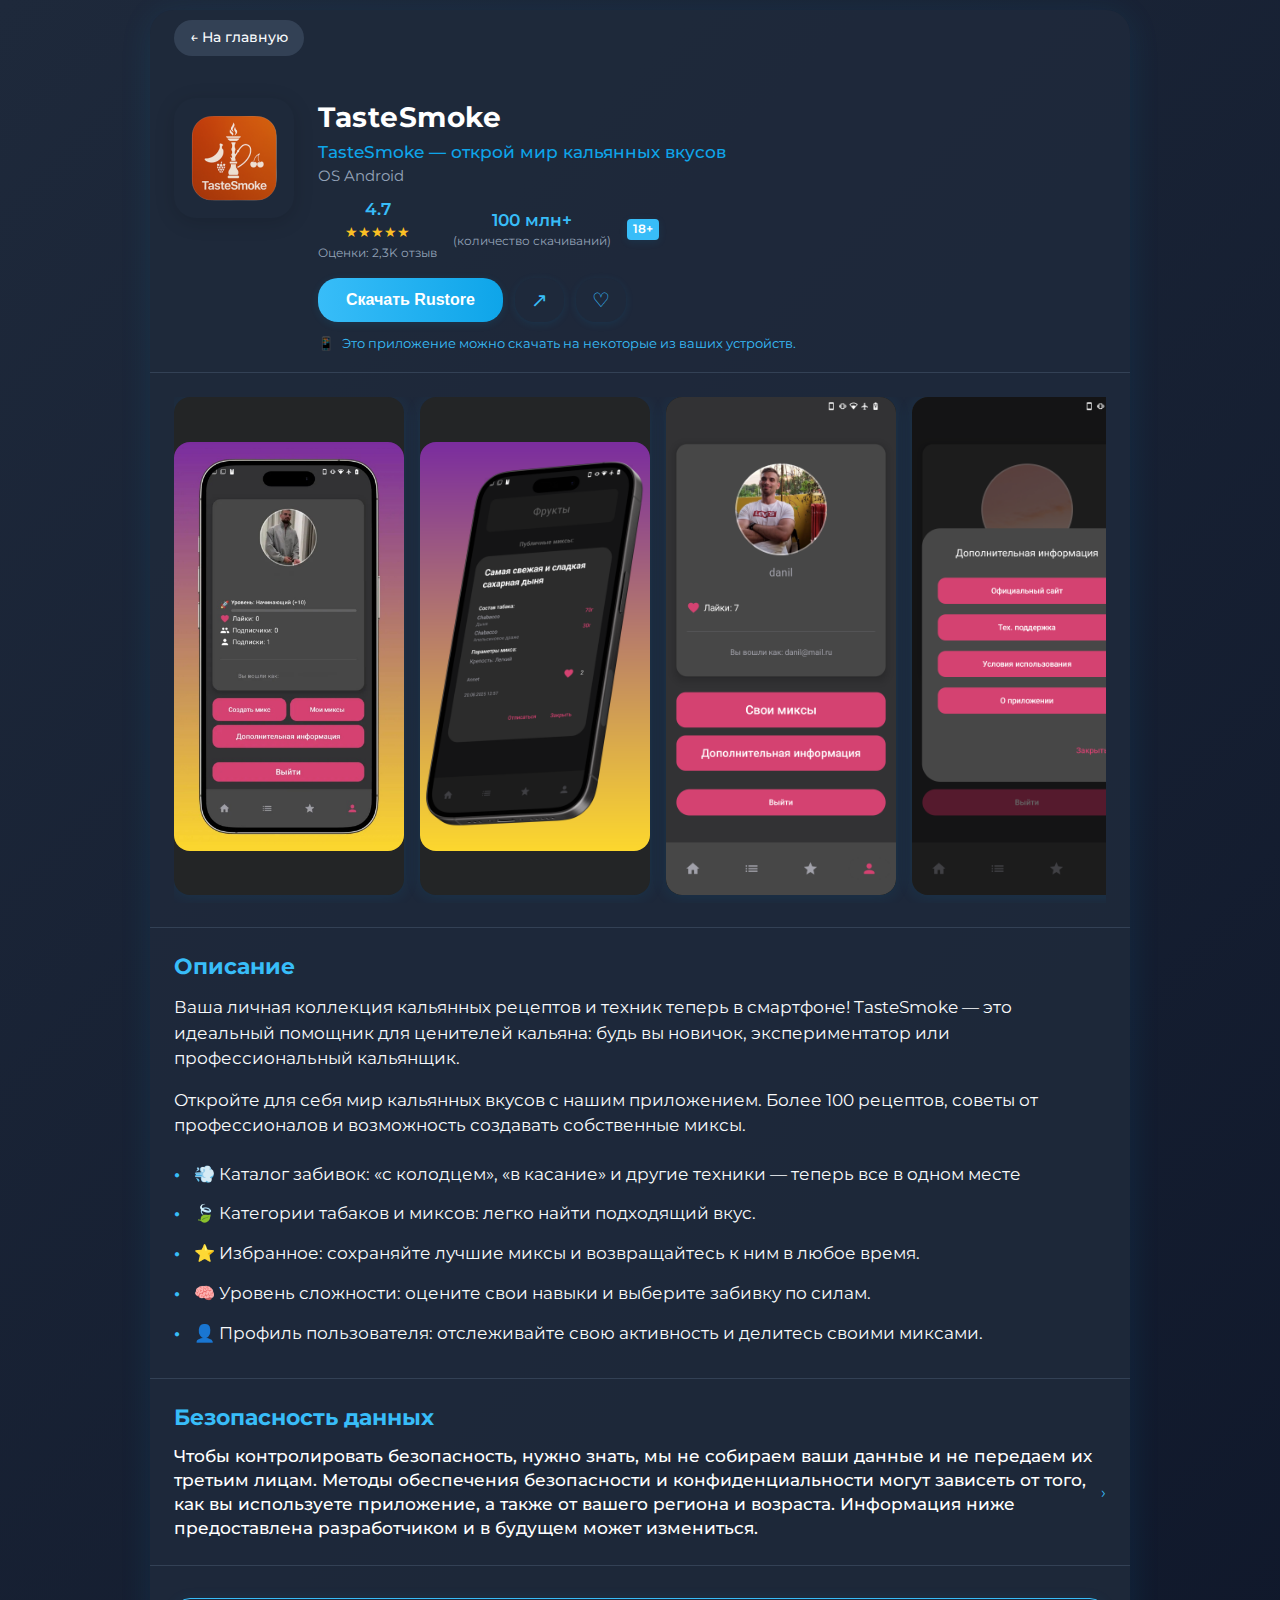
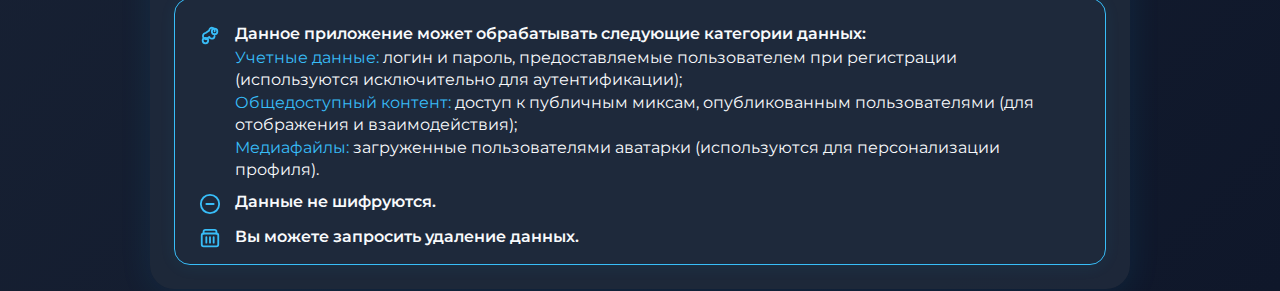
<file: mobile-app.html>
<!DOCTYPE html>
<html lang="ru">
<head>
  <meta charset="UTF-8">
  <meta name="viewport" content="width=device-width, initial-scale=1.0">
  <title>TasteSmoke | App Store</title>
  <link href="https://fonts.googleapis.com/css2?family=Montserrat:wght@400;500;600;700&display=swap" rel="stylesheet">
  <link rel="stylesheet" href="css/mobile-app.css">
  </head>
<body>
  <div class="container">
    <!-- Back to Home Button -->
    <div class="back-to-home">
      <a href="index.html" class="home-button">← На главную</a>
    </div>
    
    <!-- App Header -->
    <div class="app-header">
      <div class="app-icon">
        <img src="img/logo.webp" alt="TasteSmoke Logo" loading="lazy" />
      </div>
      <div class="app-info">
        <h1 class="app-title">TasteSmoke</h1>
        <a href="#" class="app-developer"> TasteSmoke — открой мир кальянных вкусов</a>
        <div class="app-category">OS Android</div>
        
        <div class="app-rating">
          <div class="rating-item">
            <div class="rating-number">4.7</div>
            <div class="rating-stars">★★★★★</div>
            <div class="rating-label">Оценки: 2,3K отзыв</div>
          </div>
          <div class="rating-item">
            <div class="rating-number">100 млн+</div>
            <div class="rating-label">(количество скачиваний)</div>
          </div>
          <div class="rating-item">
            <div class="age-rating">18+</div>
          </div>
        </div>

        <div class="app-actions">
          <button class="btn-install" id="install-btn">Скачать Rustore</button>
          <button class="btn-share">↗</button>
          <button class="btn-wishlist">♡</button>
        </div>

        <div class="install-note">
          <span>📱</span>
          <span>Это приложение можно скачать на некоторые из ваших устройств.</span>
        </div>
      </div>
    </div>

    <!-- Features Preview -->
    <!-- <div class="features-section">
      <div class="features-grid">
        <div class="feature-item">
          <div class="feature-icon">🔥</div>
          <div class="feature-content">
            <h3>Акции кожный день</h3>
            <p>Скидки до 90%</p>
          </div>
        </div>
        <div class="feature-item">
          <div class="feature-icon">🚚</div>
          <div class="feature-content">
            <h3>Быстрая доставка</h3>
            <p>Доставка в день заказа</p>
          </div>
        </div>
        <div class="feature-item">
          <div class="feature-icon">💰</div>
          <div class="feature-content">
            <h3>Большие выгоды при оплате кошельком</h3>
            <p>Кэшбэк и бонусы</p>
          </div>
        </div>
        <div class="feature-item">
          <div class="feature-icon">⭐</div>
          <div class="feature-content">
            <h3>Тысячи реальных отзывов</h3>
            <p>Проверенные покупатели</p>
          </div>
        </div>
      </div>
    </div> -->

  
     <div class="screenshots-section">
      <div class="screenshots">
        <div class="screenshot">

          <img src="img/Screenshot.png" alt="Скриншот 1" loading="lazy" />
        </div>
        <div class="screenshot">
          <img src="img/Screenshot1.png" alt="Скриншот 2" loading="lazy" />
        </div>
        <div class="screenshot">
          <img src="img/Screenshot2.png" alt="Скриншот 3" loading="lazy" />
        </div>
        <div class="screenshot">
          <img src="img/Screenshot3.png" alt="Скриншот 4" loading="lazy" />
        </div>
        <div class="screenshot">
          <img src="img/Screenshot4.png" alt="Скриншот 4" loading="lazy" />

          <!-- <img src="img/test.png" alt="Скриншот 1">
        </div>
        <div class="screenshot">
          <img src="img/test.png" alt="Скриншот 2">
        </div>
        <div class="screenshot">
          <img src="img/test.png" alt="Скриншот 3">
        </div>
        <div class="screenshot">
          <img src="img/test.png" alt="Скриншот 4">
        </div>
        <div class="screenshot">
          <img src="img/test.png" alt="Скриншот 4"> -->

        </div>
      </div>
    </div>

    <!-- Description -->
    <div class="description-section">
      <h2 class="section-title">Описание</h2>
      <p class="description-text">
        Ваша личная коллекция кальянных рецептов и техник теперь в смартфоне! TasteSmoke — это идеальный помощник для ценителей кальяна: будь вы новичок, экспериментатор или профессиональный кальянщик.
      </p>
      <p class="description-text">
        Откройте для себя мир кальянных вкусов с нашим приложением. Более 100 рецептов, советы от профессионалов и возможность создавать собственные миксы.
      </p>
      <ul class="description-list">
        <li>💨 Каталог забивок: «с колодцем», «в касание» и другие техники — теперь все в одном месте</li>
        <li>🍃 Категории табаков и миксов: легко найти подходящий вкус.</li>
        <li>⭐️ Избранное: сохраняйте лучшие миксы и возвращайтесь к ним в любое время.</li>
        <li>🧠 Уровень сложности: оцените свои навыки и выберите забивку по силам.</li>
        <li>👤 Профиль пользователя: отслеживайте свою активность и делитесь своими миксами.</li>
      </ul>
    </div>

    <!-- Developer Info -->
    <div class="developer-section">
      <h2 class="section-title">Безопасность данных</h2>
      <div class="developer-info">
        <a href="#" class="developer-name">Чтобы контролировать безопасность, нужно знать, мы не собираем ваши данные и не передаем их третьим лицам. Методы обеспечения безопасности и конфиденциальности могут зависеть от того, как вы используете приложение, а также от вашего региона и возраста. Информация ниже предоставлена разработчиком и в будущем может измениться.</a>
        <span class="developer-arrow">›</span>
      </div>
    </div>

    <!-- Data Security Banner -->
    <div class="data-banner">
      
      <div class="data-banner-row">
        <span class="data-banner-icon"> 
          <!-- Иконка передачи/обработки данных (share/transfer) -->
          <svg width="22" height="22" fill="none" viewBox="0 0 24 24"><path d="M17 7a3 3 0 1 0-5.83-1.01L7.59 8.53A3 3 0 1 0 8 15.5l3.17-2.54a3.01 3.01 0 0 0 5.83-1.01" stroke="#38bdf8" stroke-width="2" stroke-linecap="round" stroke-linejoin="round"/><circle cx="17" cy="7" r="3" stroke="#38bdf8" stroke-width="2"/><circle cx="7" cy="17" r="3" stroke="#38bdf8" stroke-width="2"/></svg>
        </span>
        <div class="data-banner-content">
          <div class="data-banner-title">Данное приложение может обрабатывать следующие категории данных:</div>
          <span class="data-banner-accent">Учетные данные:</span> логин и пароль, предоставляемые пользователем при регистрации (используются исключительно для аутентификации);<br>
          <span class="data-banner-accent">Общедоступный контент:</span> доступ к публичным миксам, опубликованным пользователями (для отображения и взаимодействия);<br>
          <span class="data-banner-accent">Медиафайлы:</span> загруженные пользователями аватарки (используются для персонализации профиля).</div>

        </div>
      
      <div class="data-banner-row">
        <span class="data-banner-icon"> <svg width="22" height="22" fill="none" viewBox="0 0 24 24"><circle cx="12" cy="12" r="10" stroke="#38bdf8" stroke-width="2"/><path d="M8 12h8" stroke="#38bdf8" stroke-width="2" stroke-linecap="round"/></svg> </span>
        <div class="data-banner-content">
          <div class="data-banner-title">Данные не шифруются.</div>
        </div>
      </div>
      <div class="data-banner-row">
        <span class="data-banner-icon"> 
          <!-- Иконка корзины -->
          <svg width="22" height="22" fill="none" viewBox="0 0 24 24"><rect x="3" y="6" width="18" height="14" rx="2" stroke="#38bdf8" stroke-width="2"/><path d="M8 10v6M12 10v6M16 10v6" stroke="#38bdf8" stroke-width="2" stroke-linecap="round"/><path d="M5 6V4a2 2 0 0 1 2-2h10a2 2 0 0 1 2 2v2" stroke="#38bdf8" stroke-width="2" stroke-linecap="round"/></svg>
        </span>
        <div class="data-banner-content">
          <div class="data-banner-title">Вы можете запросить удаление данных.</div>
        </div>
      </div>
      </div>
      <div class="data-banner-row">
        <!-- <a href="#" class="data-banner-link">Подробнее</a> -->
      </div>
    </div>
  </div>

  <style>
    .data-banner {
      margin: 32px 24px 24px 24px;
      border: 1.5px solid #38bdf8;
      border-radius: 16px;
      background: rgba(30,41,59,0.97);
      box-shadow: 0 2px 16px rgba(14,165,233,0.08);
      padding: 24px 24px 12px 24px;
      display: flex;
      flex-direction: column;
      gap: 8px;
    }
    .data-banner-accent {
      color: #38bdf8; /* Синий цвет для выделения */
    }
    .data-banner-row {
      display: flex;
      align-items: flex-start;
      gap: 14px;
      margin-bottom: 2px;
    }
    .data-banner-icon {
      flex-shrink: 0;
      margin-top: 2px;
      display: flex;
      align-items: center;
      justify-content: center;
    }
    .data-banner-content {
      flex: 1;
      min-width: 0;
    }
    .data-banner-title {
      color: #f8fafc;
      font-size: 16px;
      font-weight: 600;
      margin-bottom: 2px;
    }
    .data-banner-desc {
      color: #94a3b8;
      font-size: 14px;
      font-weight: 400;
    }
    .data-banner-link {
      color: #22d3ee;
      font-size: 16px;
      font-weight: 600;
      text-decoration: none;
      margin-left: 36px;
      margin-top: 6px;
      display: inline-block;
      transition: color 0.2s;
    }
    .data-banner-link:hover {
      color: #38bdf8;
      text-decoration: underline;
    }
    @media (max-width: 600px) {
      .data-banner {
        margin: 18px 4px 12px 4px;
        padding: 12px 6px 6px 6px;
      }
      .data-banner-title {
        font-size: 14px;
      }
      .data-banner-desc {
        font-size: 12px;
      }
      .data-banner-link {
        font-size: 14px;
        margin-left: 28px;
      }
    }
  </style>

  <script>
    document.getElementById('install-btn').addEventListener('click', function() {
      // Открываем ссылку на RuStore
      window.open('https://www.rustore.ru/catalog/app/com.example.tastesmoketest', '_blank');
      
      // Меняем текст кнопки
      this.textContent = 'Открыто в RuStore';
      this.style.background = '#34c759';
      setTimeout(() => {
        this.textContent = 'Скачать';
        this.style.background = 'linear-gradient(90deg, #38bdf8 0%, #0ea5e9 100%)';
      }, 3000);
    });

    // Добавляем обработчики для кнопок поделиться и в избранное
    document.querySelector('.btn-share').addEventListener('click', function() {
      if (navigator.share) {
        navigator.share({
          title: 'TasteSmoke',
          text: 'Открой мир кальянных вкусов',
          url: window.location.href
        });
      } else {
        // Fallback для браузеров без поддержки Web Share API
        navigator.clipboard.writeText(window.location.href);
        alert('Ссылка скопирована в буфер обмена');
      }
    });

    document.querySelector('.btn-wishlist').addEventListener('click', function() {
      this.style.color = this.style.color === 'red' ? '#007aff' : 'red';
      this.textContent = this.textContent === '♡' ? '♥' : '♡';
    });
  </script>
</body>
</html>
</file>
<file: css/mobile-app.css>
* {
  margin: 0;
  padding: 0;
  box-sizing: border-box;
}

body {
  font-family: 'Montserrat', -apple-system, BlinkMacSystemFont, 'Segoe UI', Roboto, sans-serif;
  background: linear-gradient(135deg, #1e293b 0%, #0f172a 100%);
  color: #f8fafc;
  line-height: 1.4;
  padding-top: 10px;
}

.back-to-home {
  padding: 10px 24px 0;
  margin-bottom: 10px;
}

.home-button {
  display: inline-block;
  padding: 8px 16px;
  background-color: #334155;
  color: #f8fafc;
  text-decoration: none;
  border-radius: 20px;
  font-size: 14px;
  font-weight: 500;
  transition: background-color 0.2s ease;
}

.home-button:hover {
  background-color: #475569;
  text-decoration: none;
}

.container {
  max-width: 980px;
  margin: 0 auto;
  background: rgba(30,41,59,0.92);
  min-height: 100vh;
  box-shadow: 0 4px 32px rgba(14,165,233,0.10);
  border-radius: 24px;
}

/* Header */
.app-header {
  padding: 32px 24px 20px 24px;
  display: flex;
  align-items: flex-start;
  gap: 24px;
  border-bottom: 1px solid #334155;
}

.app-icon {
  width: 120px;
  height: 120px;
  border-radius: 22px;
  overflow: hidden;
  flex-shrink: 0;
  box-shadow: 0 4px 20px rgba(0,0,0,0.15);
}

.app-icon img {
  width: 100%;
  height: 100%;
  object-fit: cover;
}

.app-info {
  flex: 1;
  min-width: 0;
}

.app-title {
  font-size: 28px;
  font-weight: 700;
  color: #fff;
  margin-bottom: 4px;
  letter-spacing: 0.5px;
}

.app-developer {
  color: #0ea5e9;
  font-size: 17px;
  margin-bottom: 8px;
  text-decoration: none;
  font-weight: 500;
}

.app-category {
  color: #94a3b8;
  font-size: 15px;
  margin-bottom: 12px;
}

.app-rating {
  display: flex;
  align-items: center;
  gap: 16px;
  margin-bottom: 16px;
}

.rating-item {
  text-align: center;
}

.rating-number {
  font-size: 17px;
  font-weight: 600;
  color: #38bdf8;
}

.rating-stars {
  color: #fbbf24;
  font-size: 14px;
  margin: 2px 0;
}

.rating-label {
  font-size: 12px;
  color: #94a3b8;
}

.age-rating {
  background: #38bdf8;
  color: #fff;
  padding: 2px 6px;
  border-radius: 4px;
  font-size: 12px;
  font-weight: 600;
  box-shadow: 0 2px 8px rgba(14,165,233,0.10);
}

/* Action Buttons */
.app-actions {
  display: flex;
  gap: 12px;
  margin-top: 16px;
}

.btn-install {
  background: linear-gradient(90deg, #38bdf8 0%, #0ea5e9 100%);
  color: #fff;
  border: none;
  border-radius: 20px;
  padding: 10px 28px;
  font-size: 16px;
  font-weight: 700;
  cursor: pointer;
  box-shadow: 0 2px 8px rgba(14,165,233,0.12);
  transition: background 0.2s;
  text-decoration: none;
  display: inline-flex;
  align-items: center;
  justify-content: center;
}

.btn-install:hover {
  background: linear-gradient(90deg, #0ea5e9 0%, #38bdf8 100%);
  text-decoration: none;
}

.btn-share, .btn-wishlist {
  background: #1e293b;
  border: none;
  border-radius: 20px;
  padding: 10px 16px;
  cursor: pointer;
  font-size: 20px;
  color: #38bdf8;
  transition: background 0.2s;
  box-shadow: 0 2px 8px rgba(14,165,233,0.10);
}

.btn-share:hover, .btn-wishlist:hover {
  background: #0ea5e9;
  color: #fff;
}

.install-note {
  display: flex;
  align-items: center;
  gap: 8px;
  margin-top: 12px;
  font-size: 13px;
  color: #38bdf8;
}

/* Screenshots */
.screenshots-section {
  padding: 24px;
  border-bottom: 1px solid #334155;
}

.screenshots {
  display: flex;
  gap: 16px;
  overflow-x: auto;
  padding-bottom: 8px;
}

.screenshots::-webkit-scrollbar {
  height: 8px;
  background: #1e293b;
  border-radius: 8px;
}
.screenshots::-webkit-scrollbar-thumb {
  background: #38bdf8;
  border-radius: 8px;
  transition: background 0.2s;
}
.screenshots::-webkit-scrollbar-thumb:hover {
  background: #0ea5e9;
}

.screenshot {
  flex-shrink: 0;
  width: 230px;
  /* height убираем, чтобы карточка подстраивалась под фото */
  border-radius: 16px;
  overflow: hidden;
  box-shadow: 0 2px 16px rgba(14,165,233,0.10);
  background: #232526;
  display: flex;
  align-items: center;
  justify-content: center;
  padding: 0;
}

.screenshot img {
  width: 100%;
  height: auto;
  max-height: 500px;
  object-fit: contain;
  border-radius: 16px;
  display: block;
  background: #232526;
}

/* Features */
.features-section {
  padding: 24px;
  border-bottom: 1px solid #334155;
}

.features-grid {
  display: grid;
  grid-template-columns: repeat(auto-fit, minmax(200px, 1fr));
  gap: 20px;
  margin-top: 16px;
}

.feature-item {
  display: flex;
  align-items: flex-start;
  gap: 12px;
}

.feature-icon {
  width: 40px;
  height: 40px;
  background: linear-gradient(135deg, #38bdf8 0%, #0ea5e9 100%);
  border-radius: 8px;
  display: flex;
  align-items: center;
  justify-content: center;
  font-size: 20px;
  flex-shrink: 0;
  color: #fff;
}

.feature-content h3 {
  font-size: 17px;
  font-weight: 600;
  margin-bottom: 4px;
  color: #38bdf8;
}

.feature-content p {
  font-size: 15px;
  color: #94a3b8;
}

/* Description */
.description-section {
  padding: 24px;
  border-bottom: 1px solid #334155;
}

.section-title {
  font-size: 22px;
  font-weight: 700;
  margin-bottom: 12px;
  color: #38bdf8;
}

.description-text {
  font-size: 17px;
  line-height: 1.5;
  color: #f8fafc;
  margin-bottom: 16px;
}

.description-list {
  list-style: none;
  margin-top: 16px;
}

.description-list li {
  padding: 8px 0;
  font-size: 17px;
  position: relative;
  padding-left: 20px;
  color: #f8fafc;
}

.description-list li:before {
  content: "•";
  color: #38bdf8;
  font-weight: bold;
  position: absolute;
  left: 0;
}

/* Developer Info */
.developer-section {
  padding: 24px;
  border-bottom: 1px solid #334155;
}

.developer-info {
  display: flex;
  justify-content: space-between;
  align-items: center;
  margin-top: 12px;
}

.developer-name {
  font-size: 17px;
  color: #fff;
  text-decoration: none;
  font-weight: 500;
}

.developer-arrow {
  color: #38bdf8;
  font-size: 16px;
}

/* Mobile Responsive */
@media (max-width: 768px) {
  .container {
    margin: 0;
  }

  .app-header {
    padding: 16px;
  }

  .app-icon {
    width: 100px;
    height: 100px;
    border-radius: 18px;
  }

  .app-title {
    font-size: 24px;
  }

  .app-rating {
    flex-wrap: wrap;
    gap: 12px;
  }

  .screenshots-section {
    padding: 12px;
  }

  .screenshot {
    width: 180px;
    height: 320px;
  }

  .features-section,
  .description-section,
  .developer-section {
    padding: 12px;
  }

  .features-grid {
    grid-template-columns: 1fr;
    gap: 16px;
  }
}

@media (max-width: 480px) {
  .app-header {
    flex-direction: column;
    align-items: center;
    text-align: center;
  }

  .app-icon {
    width: 80px;
    height: 80px;
  }

  .app-title {
    font-size: 20px;
  }

  .screenshot {
    width: 140px;
    height: 220px;
  }
}
</file>
